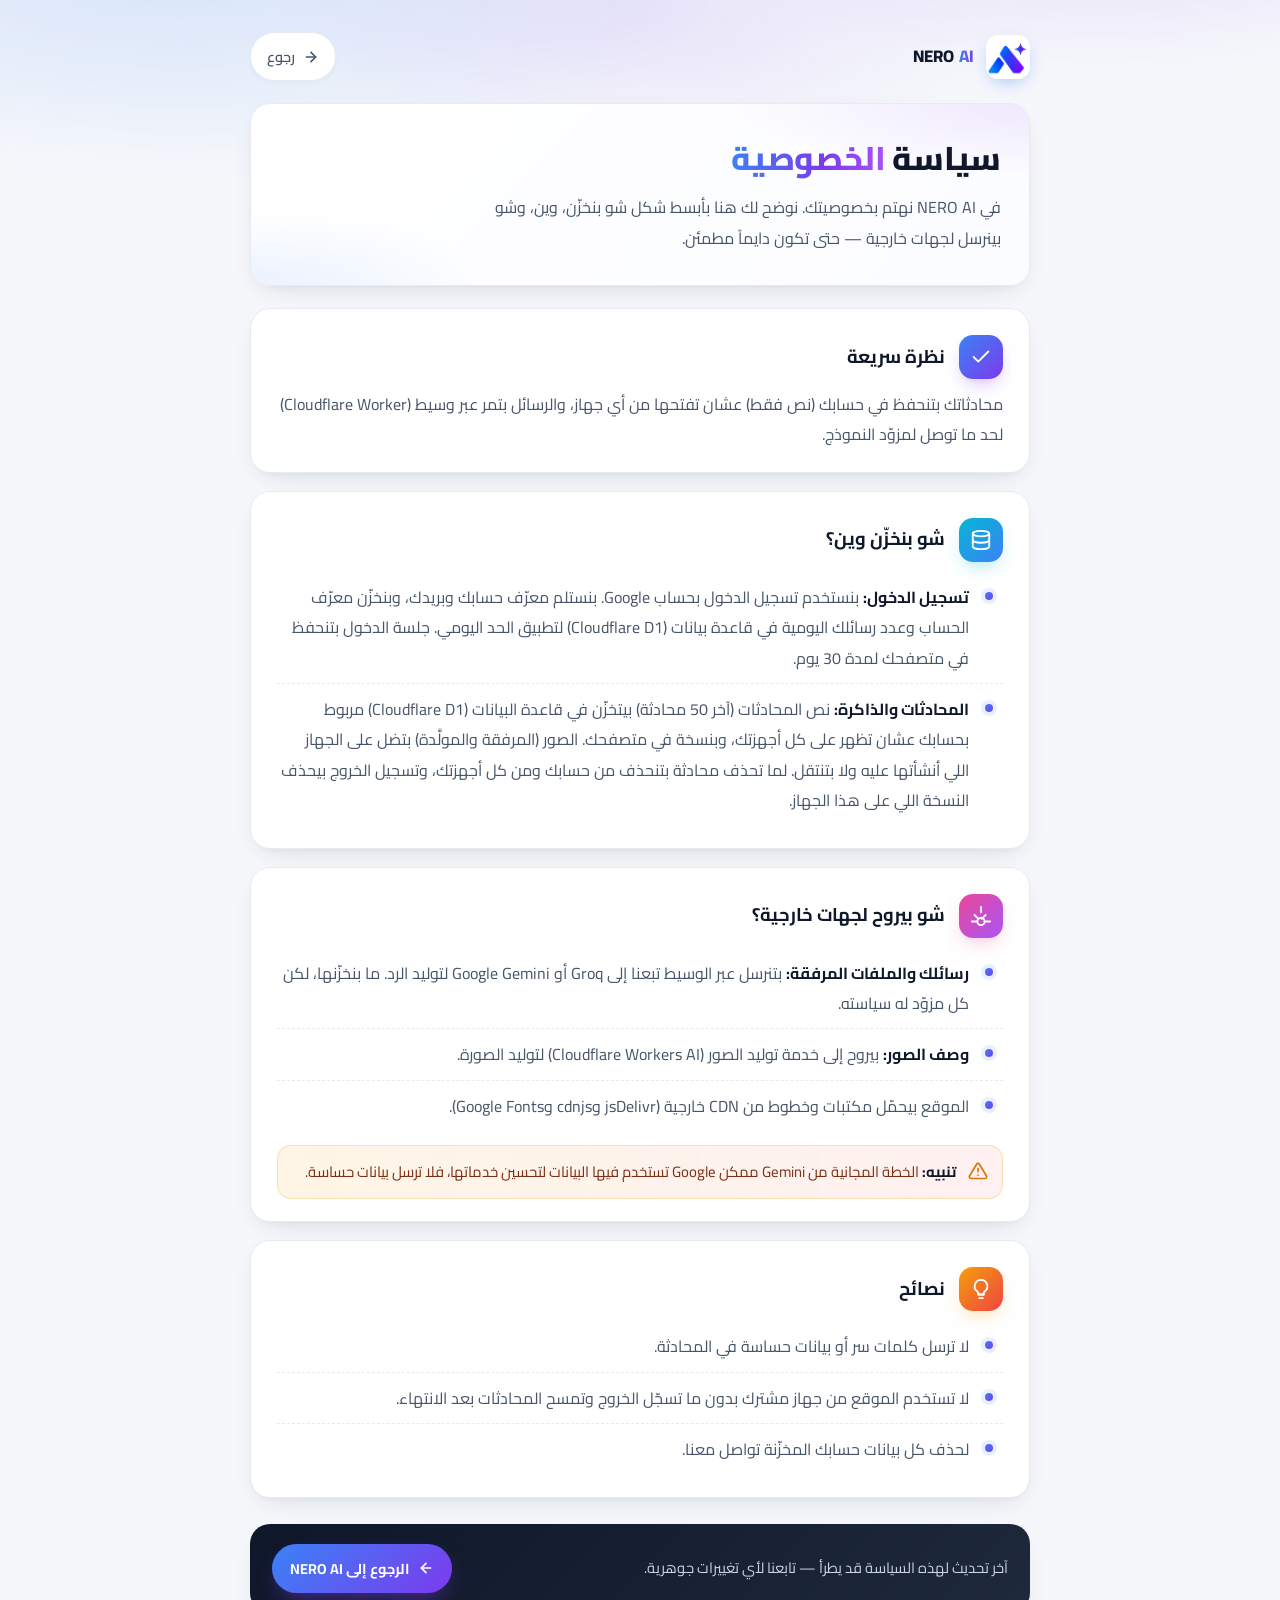
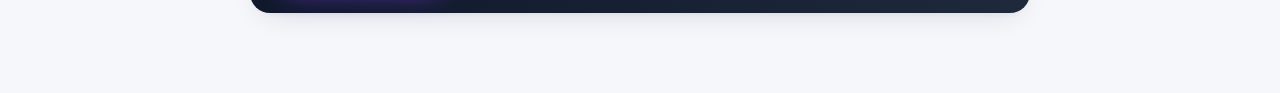
<file: privacy.html>
<!doctype html>
<html lang="ar" dir="rtl">
<head>
<meta charset="utf-8">
<meta name="viewport" content="width=device-width, initial-scale=1">
<title>سياسة الخصوصية — NERO AI</title>
<link rel="icon" href="logo.png" type="image/png">
<link rel="preconnect" href="https://fonts.googleapis.com">
<link rel="preconnect" href="https://fonts.gstatic.com" crossorigin>
<link href="https://fonts.googleapis.com/css2?family=Cairo:wght@400;500;600;700;800&display=swap" rel="stylesheet">
<style>
  :root{
    --bg:#f5f7fb;
    --card:#ffffff;
    --text:#0f172a;
    --muted:#475569;
    --soft:#64748b;
    --border:#e6ebf2;
    --brand1:#3b82f6;
    --brand2:#7c3aed;
    --brand3:#a855f7;
    --shadow:0 10px 30px -12px rgba(15,23,42,.15), 0 4px 12px -6px rgba(15,23,42,.08);
    --radius:20px;
  }
  *{box-sizing:border-box}
  html,body{margin:0;padding:0}
  body{
    font-family:'Cairo','Segoe UI',Tahoma,Arial,sans-serif;
    background:var(--bg);
    color:var(--text);
    line-height:1.9;
    -webkit-font-smoothing:antialiased;
    min-height:100vh;
    position:relative;
    overflow-x:hidden;
  }
  /* Background decoration */
  body::before{
    content:"";
    position:fixed;
    inset:-20% -10% auto -10%;
    height:70vh;
    background:
      radial-gradient(60% 60% at 20% 20%, rgba(59,130,246,.18), transparent 60%),
      radial-gradient(50% 50% at 80% 10%, rgba(168,85,247,.18), transparent 60%),
      radial-gradient(40% 40% at 50% 30%, rgba(124,58,237,.10), transparent 60%);
    filter:blur(10px);
    z-index:-1;
    pointer-events:none;
  }

  .wrap{max-width:820px;margin:0 auto;padding:32px 20px 80px}

  /* Top bar */
  .topbar{
    display:flex;align-items:center;justify-content:space-between;
    gap:12px;margin-bottom:22px;
  }
  .brand{
    display:flex;align-items:center;gap:12px;
    text-decoration:none;color:inherit;
  }
  .brand img{
    width:44px;height:44px;border-radius:12px;
    box-shadow:0 6px 18px -6px rgba(59,130,246,.55);
    background:#fff;
  }
  .brand .name{font-weight:800;font-size:1.05rem;letter-spacing:.2px}
  .brand .name span{
    background:linear-gradient(90deg,var(--brand1),var(--brand2));
    -webkit-background-clip:text;background-clip:text;color:transparent;
  }
  .back{
    display:inline-flex;align-items:center;gap:8px;
    padding:10px 16px;border-radius:999px;
    background:#fff;border:1px solid var(--border);
    color:var(--muted);text-decoration:none;font-size:.9rem;font-weight:600;
    transition:.2s ease;
    box-shadow:0 2px 6px -2px rgba(15,23,42,.06);
  }
  .back:hover{color:var(--brand2);border-color:#d8c8f7;transform:translateY(-1px)}

  /* Hero */
  .hero{
    background:linear-gradient(135deg,#ffffff 0%, #fbfcff 100%);
    border:1px solid var(--border);
    border-radius:var(--radius);
    padding:32px 28px;
    box-shadow:var(--shadow);
    position:relative;
    overflow:hidden;
    margin-bottom:22px;
  }
  .hero::after{
    content:"";
    position:absolute;inset:0;
    background:
      radial-gradient(500px 120px at 100% 0%, rgba(124,58,237,.10), transparent 60%),
      radial-gradient(400px 120px at 0% 100%, rgba(59,130,246,.10), transparent 60%);
    pointer-events:none;
  }
  h1{
    font-size:clamp(1.5rem, 2.4vw + 1rem, 2.05rem);
    margin:0 0 10px;
    font-weight:800;
    letter-spacing:-.3px;
    line-height:1.4;
  }
  h1 .grad{
    background:linear-gradient(90deg,var(--brand1),var(--brand2) 60%, var(--brand3));
    -webkit-background-clip:text;background-clip:text;color:transparent;
  }
  .lead{
    color:var(--muted);
    margin:0;
    font-size:1rem;
    max-width:60ch;
  }

  /* Cards */
  .card{
    background:var(--card);
    border:1px solid var(--border);
    border-radius:var(--radius);
    padding:26px 26px 22px;
    box-shadow:var(--shadow);
    margin-bottom:18px;
    position:relative;
    transition:transform .25s ease, box-shadow .25s ease;
  }
  .card:hover{transform:translateY(-2px);box-shadow:0 16px 40px -14px rgba(15,23,42,.18)}

  .card-head{
    display:flex;align-items:center;gap:14px;
    margin-bottom:10px;
  }
  .icon{
    flex:none;
    width:44px;height:44px;border-radius:14px;
    display:grid;place-items:center;
    color:#fff;
    background:linear-gradient(135deg,var(--brand1),var(--brand2));
    box-shadow:0 8px 20px -8px rgba(124,58,237,.55);
  }
  .icon svg{width:22px;height:22px}
  .icon.pink{background:linear-gradient(135deg,#ec4899,#a855f7);box-shadow:0 8px 20px -8px rgba(236,72,153,.5)}
  .icon.amber{background:linear-gradient(135deg,#f59e0b,#ef4444);box-shadow:0 8px 20px -8px rgba(245,158,11,.5)}
  .icon.teal{background:linear-gradient(135deg,#06b6d4,#3b82f6);box-shadow:0 8px 20px -8px rgba(6,182,212,.5)}

  h2{
    font-size:1.15rem;
    margin:0;
    font-weight:700;
    color:var(--text);
  }

  ul.list{list-style:none;padding:0;margin:6px 0 0}
  ul.list li{
    position:relative;
    padding:10px 34px 10px 0;
    color:var(--muted);
    border-bottom:1px dashed var(--border);
  }
  ul.list li:last-child{border-bottom:0}
  ul.list li::before{
    content:"";
    position:absolute;right:10px;top:20px;
    width:8px;height:8px;border-radius:50%;
    background:linear-gradient(135deg,var(--brand1),var(--brand2));
    box-shadow:0 0 0 4px rgba(59,130,246,.12);
  }

  b, strong{color:var(--text);font-weight:700}

  .note{
    display:flex;gap:12px;align-items:flex-start;
    margin-top:14px;
    padding:12px 14px;
    border-radius:14px;
    background:linear-gradient(90deg, rgba(245,158,11,.10), rgba(239,68,68,.08));
    border:1px solid rgba(245,158,11,.25);
    color:#7c2d12;
    font-size:.93rem;
  }
  .note svg{flex:none;width:20px;height:20px;color:#d97706;margin-top:3px}

  /* Footer CTA */
  .footer{
    margin-top:26px;
    display:flex;flex-wrap:wrap;gap:14px;align-items:center;justify-content:space-between;
    padding:20px 22px;
    border-radius:var(--radius);
    background:linear-gradient(135deg,#0f172a,#1e293b);
    color:#cbd5e1;
    box-shadow:var(--shadow);
  }
  .footer p{margin:0;font-size:.92rem}
  .footer a.cta{
    display:inline-flex;align-items:center;gap:8px;
    padding:11px 18px;border-radius:999px;
    background:linear-gradient(135deg,var(--brand1),var(--brand2));
    color:#fff;text-decoration:none;font-weight:700;font-size:.9rem;
    box-shadow:0 10px 24px -10px rgba(124,58,237,.7);
    transition:.2s ease;
  }
  .footer a.cta:hover{transform:translateY(-2px);filter:brightness(1.05)}

  ::selection{background:rgba(124,58,237,.25)}

  @media (max-width:560px){
    .wrap{padding:20px 14px 60px}
    .hero{padding:24px 20px}
    .card{padding:20px 18px}
    .footer{flex-direction:column;align-items:flex-start}
  }
</style>
</head>
<body>
<div class="wrap">

  <div class="topbar">
    <a class="brand" href="index.html">
      <img src="logo.png" alt="NERO AI">
      <div class="name">NERO <span>AI</span></div>
    </a>
    <a class="back" href="index.html">
      <svg width="16" height="16" viewBox="0 0 24 24" fill="none" stroke="currentColor" stroke-width="2.4" stroke-linecap="round" stroke-linejoin="round"><path d="M5 12h14"/><path d="m12 5 7 7-7 7"/></svg>
      رجوع
    </a>
  </div>

  <section class="hero">
    <h1>سياسة <span class="grad">الخصوصية</span></h1>
    <p class="lead">
      في NERO AI نهتم بخصوصيتك. نوضح لك هنا بأبسط شكل شو بنخزّن، وين، وشو بينرسل لجهات خارجية — حتى تكون دايماً مطمئن.
    </p>
  </section>

  <section class="card">
    <div class="card-head">
      <div class="icon" aria-hidden="true">
        <svg viewBox="0 0 24 24" fill="none" stroke="currentColor" stroke-width="2" stroke-linecap="round" stroke-linejoin="round"><path d="M20 6 9 17l-5-5"/></svg>
      </div>
      <h2>نظرة سريعة</h2>
    </div>
    <p style="color:var(--muted);margin:0">
      محادثاتك بتنحفظ في حسابك (نص فقط) عشان تفتحها من أي جهاز، والرسائل بتمر عبر وسيط (Cloudflare Worker) لحد ما توصل لمزوّد النموذج.
    </p>
  </section>

  <section class="card">
    <div class="card-head">
      <div class="icon teal" aria-hidden="true">
        <svg viewBox="0 0 24 24" fill="none" stroke="currentColor" stroke-width="2" stroke-linecap="round" stroke-linejoin="round"><ellipse cx="12" cy="5" rx="9" ry="3"/><path d="M3 5v14c0 1.7 4 3 9 3s9-1.3 9-3V5"/><path d="M3 12c0 1.7 4 3 9 3s9-1.3 9-3"/></svg>
      </div>
      <h2>شو بنخزّن وين؟</h2>
    </div>
    <ul class="list">
      <li><b>تسجيل الدخول:</b> بنستخدم تسجيل الدخول بحساب Google. بنستلم معرّف حسابك وبريدك، وبنخزّن معرّف الحساب وعدد رسائلك اليومية في قاعدة بيانات (Cloudflare D1) لتطبيق الحد اليومي. جلسة الدخول بتنحفظ في متصفحك لمدة 30 يوم.</li>
      <li><b>المحادثات والذاكرة:</b> نص المحادثات (آخر 50 محادثة) بيتخزّن في قاعدة البيانات (Cloudflare D1) مربوط بحسابك عشان تظهر على كل أجهزتك، وبنسخة في متصفحك. الصور (المرفقة والمولَّدة) بتضل على الجهاز اللي أنشأتها عليه ولا بتنتقل. لما تحذف محادثة بتنحذف من حسابك ومن كل أجهزتك، وتسجيل الخروج بيحذف النسخة اللي على هذا الجهاز.</li>
    </ul>
  </section>

  <section class="card">
    <div class="card-head">
      <div class="icon pink" aria-hidden="true">
        <svg viewBox="0 0 24 24" fill="none" stroke="currentColor" stroke-width="2" stroke-linecap="round" stroke-linejoin="round"><path d="M12 2v6"/><path d="m4.93 10.93 4.24 4.24"/><path d="M2 18h6"/><path d="m17.07 10.93-4.24 4.24"/><path d="M22 18h-6"/><circle cx="12" cy="18" r="4"/></svg>
      </div>
      <h2>شو بيروح لجهات خارجية؟</h2>
    </div>
    <ul class="list">
      <li><b>رسائلك والملفات المرفقة:</b> بتنرسل عبر الوسيط تبعنا إلى Groq أو Google Gemini لتوليد الرد. ما بنخزّنها، لكن كل مزوّد له سياسته.</li>
      <li><b>وصف الصور:</b> بيروح إلى خدمة توليد الصور (Cloudflare Workers AI) لتوليد الصورة.</li>
      <li>الموقع بيحمّل مكتبات وخطوط من CDN خارجية (jsDelivr وcdnjs وGoogle Fonts).</li>
    </ul>

    <div class="note">
      <svg viewBox="0 0 24 24" fill="none" stroke="currentColor" stroke-width="2" stroke-linecap="round" stroke-linejoin="round"><path d="M10.29 3.86 1.82 18a2 2 0 0 0 1.71 3h16.94a2 2 0 0 0 1.71-3L13.71 3.86a2 2 0 0 0-3.42 0z"/><line x1="12" y1="9" x2="12" y2="13"/><line x1="12" y1="17" x2="12.01" y2="17"/></svg>
      <div><b>تنبيه:</b> الخطة المجانية من Gemini ممكن Google تستخدم فيها البيانات لتحسين خدماتها، فلا ترسل بيانات حساسة.</div>
    </div>
  </section>

  <section class="card">
    <div class="card-head">
      <div class="icon amber" aria-hidden="true">
        <svg viewBox="0 0 24 24" fill="none" stroke="currentColor" stroke-width="2" stroke-linecap="round" stroke-linejoin="round"><path d="M9 18h6"/><path d="M10 22h4"/><path d="M12 2a7 7 0 0 0-4 12.7c.6.4 1 1.1 1 1.8V18h6v-1.5c0-.7.4-1.4 1-1.8A7 7 0 0 0 12 2z"/></svg>
      </div>
      <h2>نصائح</h2>
    </div>
    <ul class="list">
      <li>لا ترسل كلمات سر أو بيانات حساسة في المحادثة.</li>
      <li>لا تستخدم الموقع من جهاز مشترك بدون ما تسجّل الخروج وتمسح المحادثات بعد الانتهاء.</li>
      <li>لحذف كل بيانات حسابك المخزّنة تواصل معنا.</li>
    </ul>
  </section>

  <div class="footer">
    <p>آخر تحديث لهذه السياسة قد يطرأ — تابعنا لأي تغييرات جوهرية.</p>
    <a class="cta" href="index.html">
      <svg width="16" height="16" viewBox="0 0 24 24" fill="none" stroke="currentColor" stroke-width="2.4" stroke-linecap="round" stroke-linejoin="round"><path d="m12 19-7-7 7-7"/><path d="M19 12H5"/></svg>
      الرجوع إلى NERO AI
    </a>
  </div>

</div>
</body>
</html>
</file>
